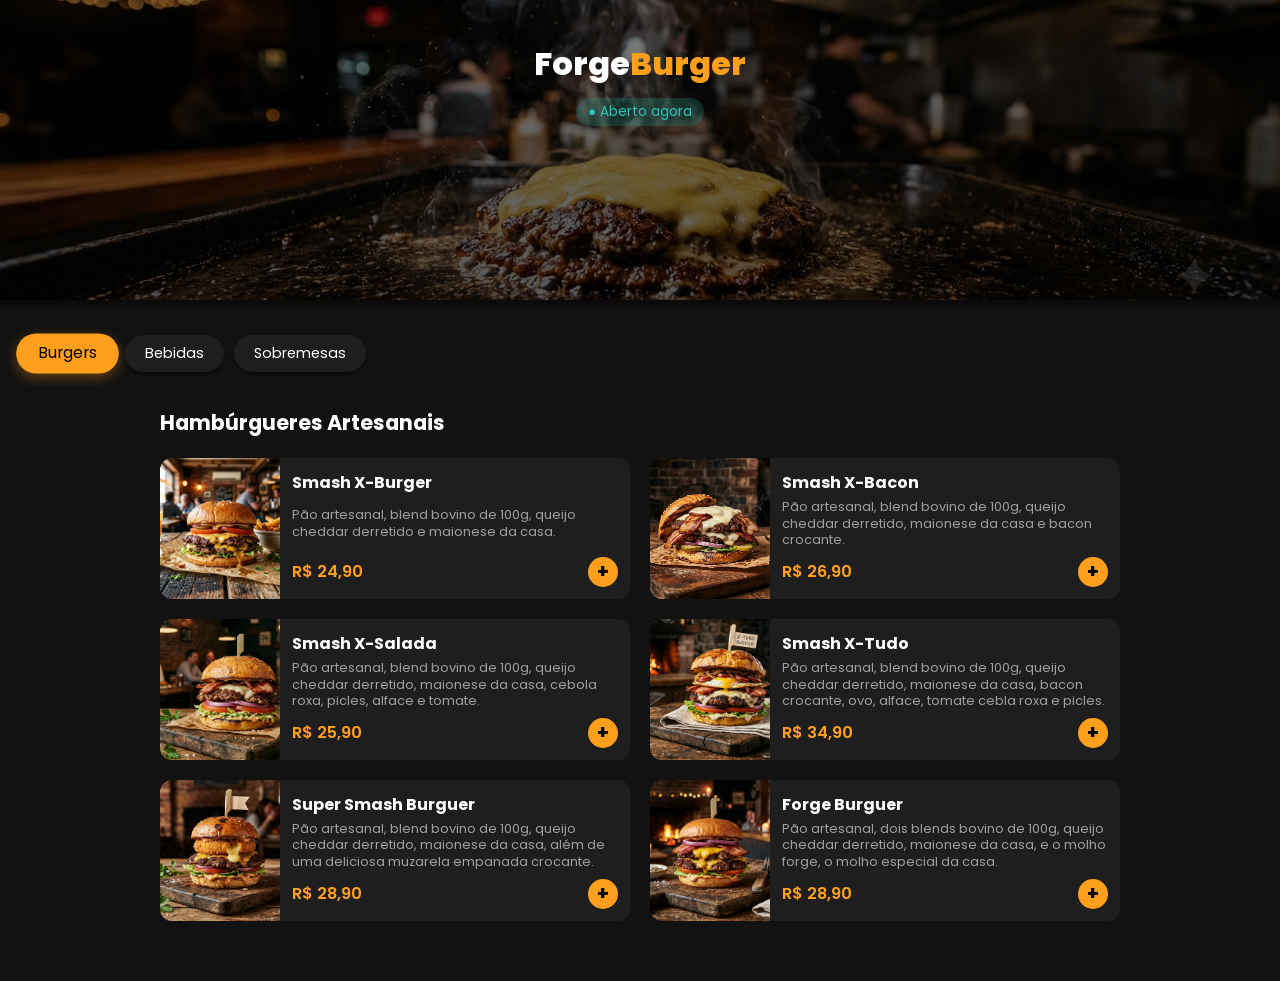
<file: index.html>
<!DOCTYPE html>
<html lang="pt-BR">
<head>
    <meta charset="UTF-8">
    <meta name="viewport" content="width=device-width, initial-scale=1.0">
    <title>Burger Artesanal - Cardápio Digital</title>
    <link rel="stylesheet" href="cardapio.css">
    <link rel="preconnect" href="https://fonts.googleapis.com">
    <link rel="preconnect" href="https://fonts.gstatic.com" crossorigin>
    <link href="https://fonts.googleapis.com/css2?family=Poppins:wght@400;600;800&display=swap" rel="stylesheet">
</head>
<body>
    <header class="header">
        <div class="header-content">
            <h1 class="logo">Forge<span class="highlight">Burger</span></h1>
            <p class="status aberto">● Aberto agora</p>
        </div>
        
    </header>
        <div class="botaocanc">
            <div id="cancel-order-btn" class="botaocanc hidden" style="display: none;">
                <button type="button" onclick="dispararCancelamento()" style="background-color: #121212; color: white; font-weight: bold; padding: 8px 16px; border: none; border-radius: 6px; cursor: pointer; font-size: 13px;">
                    ❌ Cancelar Meu Pedido
                </button>
            </div>
        </div>
    <div id="view-menu">
        <nav class="categories">
            <a href="#burgers" class="category-btn active">Burgers</a>
            <a href="#bebidas" class="category-btn">Bebidas</a>
            <a href="#sobremesas" class="category-btn">Sobremesas</a>
        </nav>

        <main class="menu-container">

            <section id="burgers" class="menu-section">
                <h2 class="opcoes">Hambúrgueres Artesanais</h2>
                <div class="menu-grid">
                    <article class="product-card">
                        <img src="Imagens/smashburger.webp" alt="Burger Smash" class="product-img">
                        <div class="product-info">
                            <h3>Smash X-Burger</h3>
                            <p class="product-desc">Pão artesanal, blend bovino de 100g, queijo cheddar derretido e maionese da casa.</p>
                            <div class="product-price-action">
                                <span class="price">R$ 24,90</span>
                                <button class="add-to-cart-btn" data-name="Smash X-Burger" data-price="24.90">+</button>
                            </div>
                        </div>
                    </article>
                    <article class="product-card">
                        <img src="Imagens/xbacon.webp" alt="Burger Smash" class="product-img">
                        <div class="product-info">
                            <h3>Smash X-Bacon</h3>
                            <p class="product-desc">Pão artesanal, blend bovino de 100g, queijo cheddar derretido, maionese da casa e bacon crocante.</p>
                            <div class="product-price-action">
                                <span class="price">R$ 26,90</span>
                                <button class="add-to-cart-btn" data-name="Smash X-Bacon" data-price="26.90">+</button>
                            </div>
                        </div>
                    </article>
                    <article class="product-card">
                        <img src="Imagens/xsalada.webp" alt="Burger Smash" class="product-img">
                        <div class="product-info">
                            <h3>Smash X-Salada</h3>
                            <p class="product-desc">Pão artesanal, blend bovino de 100g, queijo cheddar derretido, maionese da casa, cebola roxa, picles, alface e tomate.</p>
                            <div class="product-price-action">
                                <span class="price">R$ 25,90</span>
                                <button class="add-to-cart-btn" data-name="Smash X-Salada" data-price="25.90">+</button>
                            </div>
                        </div>
                    </article>
                    <article class="product-card">
                        <img src="Imagens/xtudo.webp" alt="Burger Smash" class="product-img">
                        <div class="product-info">
                            <h3>Smash X-Tudo</h3>
                            <p class="product-desc">Pão artesanal, blend bovino de 100g, queijo cheddar derretido, maionese da casa, bacon crocante, ovo, alface, tomate cebla roxa e picles.</p>
                            <div class="product-price-action">
                                <span class="price">R$ 34,90</span>
                                <button class="add-to-cart-btn" data-name="Smash X-Tudo" data-price="34.90">+</button>
                            </div>
                        </div>
                    </article>
                    <article class="product-card">
                        <img src="Imagens/queijoempanado.webp" alt="Burger Smash" class="product-img">
                        <div class="product-info">
                            <h3>Super Smash Burguer</h3>
                            <p class="product-desc">Pão artesanal, blend bovino de 100g, queijo cheddar derretido, maionese da casa, além de uma deliciosa muzarela empanada crocante.</p>
                            <div class="product-price-action">
                                <span class="price">R$ 28,90</span>
                                <button class="add-to-cart-btn" data-name="Super Smash Burguer" data-price="28.90">+</button>
                            </div>
                        </div>
                    </article>
                    <article class="product-card">
                        <img src="Imagens/forgeburguer.webp" alt="Burger Smash" class="product-img">
                        <div class="product-info">
                            <h3>Forge Burguer</h3>
                            <p class="product-desc">Pão artesanal, dois blends bovino de 100g, queijo cheddar derretido, maionese da casa, e o molho forge, o molho especial da casa.</p>
                            <div class="product-price-action">
                                <span class="price">R$ 28,90</span>
                                <button class="add-to-cart-btn" data-name="Forge Burguer" data-price="27.90">+</button>
                            </div>
                        </div>
                    </article>
                </div>
            </section>

            <section id="bebidas" class="menu-section hidden">
                <h2 class="opcoes">Bebidas Geladas</h2>
                <div class="menu-grid">
                    <article class="product-card">
                        <img src="Imagens/Cocacola.webp" alt="Coca-cola Lata" class="product-img">
                        <div class="product-info">
                            <h3>Coca-Cola Lata</h3>
                            <p class="product-desc">Lata de 350ml trincando de gelada para acompanhar o seu burger.</p>
                            <div class="product-price-action">
                                <span class="price">R$ 6,00</span>
                                <button class="add-to-cart-btn" data-name="Coca-Cola Lata" data-price="6.00">+</button>
                            </div>
                        </div>
                    </article>
                    <article class="product-card">
                        <img src="Imagens/Cocazero.webp" alt="Coca-cola Zero Lata" class="product-img">
                        <div class="product-info">
                            <h3>Coca-Cola Zero Lata</h3>
                            <p class="product-desc">Lata de 350ml trincando de gelada zero açúcar para acompanhar o seu burger.</p>
                            <div class="product-price-action">
                                <span class="price">R$ 6,00</span>
                                <button class="add-to-cart-btn" data-name="Coca-Cola Zero Lata" data-price="6.00">+</button>
                            </div>
                        </div>
                    </article>
                    <article class="product-card">
                        <img src="Imagens/sprite.webp" alt="Sprite Lata" class="product-img">
                        <div class="product-info">
                            <h3>Sprite Lata</h3>
                            <p class="product-desc">Lata de 350ml trincando de gelada para acompanhar o seu burger.</p>
                            <div class="product-price-action">
                                <span class="price">R$ 6,00</span>
                                <button class="add-to-cart-btn" data-name="Sprite Lata" data-price="6.00">+</button>
                            </div>
                        </div>
                    </article>
                    <article class="product-card">
                        <img src="Imagens/guarana.webp" alt="Guaraná Lata" class="product-img">
                        <div class="product-info">
                            <h3>Guaraná Lata</h3>
                            <p class="product-desc">Lata de 350ml trincando de gelada para acompanhar o seu burger.</p>
                            <div class="product-price-action">
                                <span class="price">R$ 6,00</span>
                                <button class="add-to-cart-btn" data-name="Guaraná Lata" data-price="6.00">+</button>
                            </div>
                        </div>
                    </article>
                    <article class="product-card">
                        <img src="Imagens/sucodelaranja.webp" alt="Suco de Laranja" class="product-img">
                        <div class="product-info">
                            <h3>Suco de Laranja</h3>
                            <p class="product-desc">Suco natural, fresco e saboroso.</p>
                            <div class="product-price-action">
                                <span class="price">R$ 12,00</span>
                                <button class="add-to-cart-btn" data-name="Suco de Laranja" data-price="12.00">+</button>
                            </div>
                        </div>
                    </article>
                    <article class="product-card">
                        <img src="Imagens/sucodeuva.webp" alt="Suco de Uva" class="product-img">
                        <div class="product-info">
                            <h3>Suco de Uva</h3>
                            <p class="product-desc">Suco natural, fresco e saboroso.</p>
                            <div class="product-price-action">
                                <span class="price">R$ 12,00</span>
                                <button class="add-to-cart-btn" data-name="Suco de Uva" data-price="12.00">+</button>
                            </div>
                        </div>
                    </article>
                </div>
            </section>

            <section id="sobremesas" class="menu-section hidden">
                <h2 class="opcoes">Sobremesas Deliciosas</h2>
                <div class="menu-grid">
                    <article class="product-card">
                        <img src="Imagens/pudim.webp" alt="Pudim" class="product-img">
                        <div class="product-info">
                            <h3>Pudim</h3>
                            <p class="product-desc">Pudim de leite condensado, cremoso e delicioso.</p>
                            <div class="product-price-action">
                                <span class="price">R$ 8,00</span>
                                <button class="add-to-cart-btn" data-name="Pudim" data-price="8.00">+</button>
                            </div>
                        </div>
                    </article>
                    <article class="product-card">
                        <img src="Imagens/sorvete.jpg" alt="Sorvete" class="product-img">
                        <div class="product-info">
                            <h3>Sorvete</h3>
                            <p class="product-desc">Sorvete de baunilha, cremoso e delicioso.</p>
                            <div class="product-price-action">
                                <span class="price">R$ 6,00</span>
                                <button class="add-to-cart-btn" data-name="Sorvete" data-price="6.00">+</button>
                            </div>
                        </div>
                    </article>
                </div>
            </section>

        </main>

        <div id="cart-footer" class="cart-footer hidden">
            <div class="cart-info">
                <span id="cart-count">0 itens</span>
                <span id="cart-total" class="cart-total-price">R$ 0,00</span>
            </div>
            <button id="checkout-btn">Ver Sacola</button>
        </div>
    </div>

    <div id="view-cart" class="cart-page-container hidden">
        <div class="cart-page-header">
            <button id="back-to-menu-btn" class="back-btn">← Voltar ao Cardápio</button>
            <h2>Sua Sacola</h2>
        </div>

        <div id="cart-items-list" class="cart-items-list"></div>

        <div class="cart-field">
            <label for="client-name"><strong>Seu Nome:</strong></label>
            <input type="text" id="client-name" placeholder="Digite seu nome completo" required>
        </div>


        <div class="obs-container">
            <label for="cart-obs">Observações do Pedido:</label>
            <textarea id="cart-obs" placeholder="Ex: Sem maionese, ponto da carne, trocar o queijo..."></textarea>
        </div>

        <div class="cart-page-footer">
            <div class="total-container">
                <span>Total do Pedido:</span>
                <span id="cart-page-total-price">R$ 0,00</span>
            </div>
            <button id="send-kitchen-btn" class="kitchen-btn">Enviar Pedido para a Cozinha 🔥</button>
        </div>
    </div>
    <script src="cardapio.js"></script>
</body>
</html>
</file>
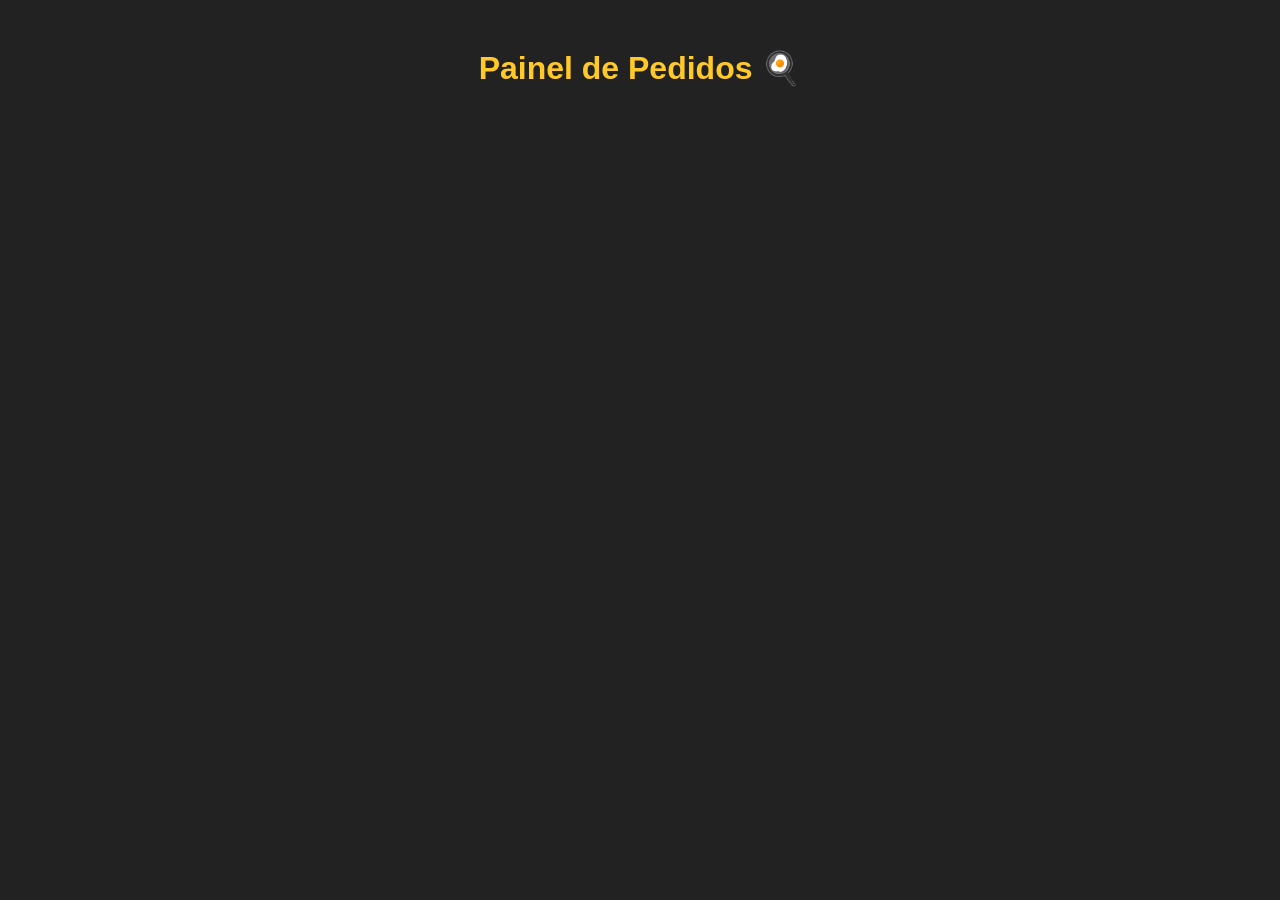
<file: cozinha.html>
<!DOCTYPE html>
<html lang="pt-BR">
<head>
    <meta charset="UTF-8">
    <title>Painel da Cozinha - ForgeBurger</title>
    <style>
        body { font-family: Arial, sans-serif; background: #222; color: #fff; padding: 20px; }
        h1 { text-align: center; color: #ffca28; }
        .container { display: flex; flex-wrap: wrap; gap: 20px; justify-content: center; }
        
        .pedidos-grid { display: flex; flex-wrap: wrap; gap: 20px; justify-content: center; }
        .pedido-card { background: #333; border: 2px solid #ffca28; border-radius: 8px; padding: 15px; width: 300px; display: flex; flex-direction: column; justify-content: space-between; }
        
        .pedido-header { display: flex; justify-content: space-between; align-items: center; border-bottom: 1px solid #555; padding-bottom: 5px; margin-bottom: 10px; }
        .pedido-header h3 { margin: 0; color: #ffca28; }
        .status-badge { background: #ffca28; color: #222; padding: 2px 6px; border-radius: 4px; font-weight: bold; font-size: 12px; }
        
        .pedido-obs { font-style: italic; color: #aaa; background: #444; padding: 5px; border-radius: 4px; margin-top: 10px; }
        .btn-entregue { background: #28a745; color: #fff; border: none; padding: 10px 15px; border-radius: 5px; cursor: pointer; margin-top: 15px; font-weight: bold; width: 100%; transition: background 0.2s; }
        .btn-entregue:hover { background: #218838; }
    </style>
</head>
<body>

    <h1>Painel de Pedidos 🍳</h1>
    <div id="pedidos-container" class="pedidos-grid"></div>

    <script>
        async function carregarPedidos() {
            try {
                const response = await fetch('https://forgeburguer-2.onrender.com/pedidos');
                
                if (!response.ok) {
                    throw new Error(`Erro do servidor: ${response.status}`);
                }

                const pedidos = await response.json();
                console.log("Pedidos recebidos na cozinha:", pedidos);

                const container = document.getElementById('pedidos-container');
                if (!container) return;
                
                container.innerHTML = ""; 

                if (pedidos.length === 0) {
                    container.innerHTML = "<p style='text-align:center; color:#a0a0a0; font-size: 16px; margin-top: 20px;'>Nenhum pedido na chapa no momento. 😴</p>";
                    return;
                }

                pedidos.forEach(pedido => {
                    const card = document.createElement('div');
                    card.classList.add('pedido-card'); 
                    
                    const nome = pedido.nome_cliente || "Cliente Sem Nome";
                    const obs = pedido.observacao ? `<p class="pedido-obs"><strong>Obs:</strong> ${pedido.observacao}</p>` : "<p class=\"pedido-obs\"><em>Sem observações</em></p>";
                    
                    let itensHtml = "";
                    if (pedido.itens && Array.isArray(pedido.itens)) {
                        pedido.itens.forEach(item => {
                            const qtd = item.quantity || item.quantidade || 1;
                            const nomeItem = item.name || item.produto || "Item";
                            itensHtml += `<li><strong>${qtd}x</strong> ${nomeItem}</li>`;
                        });
                    }

                    // 🌟 AJUSTE: Passando o 'event' explicitamente no clique do botão
                    card.innerHTML = `
                        <div>
                            <div class="pedido-header">
                                <h3>Pedido #${pedido.id || 'N/A'}</h3>
                                <span class="status-badge">${pedido.status || 'Pendente'}</span>
                            </div>
                            <p class="cliente-nome"><strong>Cliente:</strong> ${nome}</p>
                            <ul class="pedido-itens-list">${itensHtml}</ul>
                            ${obs}
                        </div>
                        <button class="btn-entregue" onclick="mudar_status(event, ${pedido.id})">
                            ✅ Marcar como Entregue
                        </button>
                    `;
                    
                    container.appendChild(card);
                });

            } catch (error) {
                console.error("Erro ao renderizar cards na tela:", error);
            }
        }

        // 🌟 AJUSTE: Agora a função recebe o evento e manipula o botão perfeitamente
        async function mudar_status(evt, pedidoId) {
            if (!pedidoId) return;

            try {
                const response = await fetch(`https://forgeburguer-2.onrender.com/atualizar-status/${pedidoId}`, {
                    method: 'POST'
                });

                if (response.ok) {
                    // Modifica o botão clicado usando o evento recebido por parâmetro
                    const botaoClicado = evt.target;
                    if (botaoClicado && botaoClicado.tagName === 'BUTTON') {
                        botaoClicado.innerText = "Saindo da chapa... 🚀";
                        botaoClicado.disabled = true; 
                        botaoClicado.style.background = "#555"; 
                    }

                    // Aguarda 1 segundo antes de atualizar a lista de cards
                    setTimeout(() => {
                        carregarPedidos();
                    }, 1000);
                    
                } else {
                    alert("Erro ao atualizar o status do pedido no servidor.");
                }
            } catch (error) {
                console.error("Erro na requisição:", error);
                alert("Não foi possível conectar ao servidor.");
            }
        }

        // Atualiza a cada 5 segundos automaticamente
        setInterval(carregarPedidos, 5000);
        // Roda imediatamente ao abrir a página
        window.addEventListener('DOMContentLoaded', carregarPedidos);
    </script> 
</body>
</html>
</file>
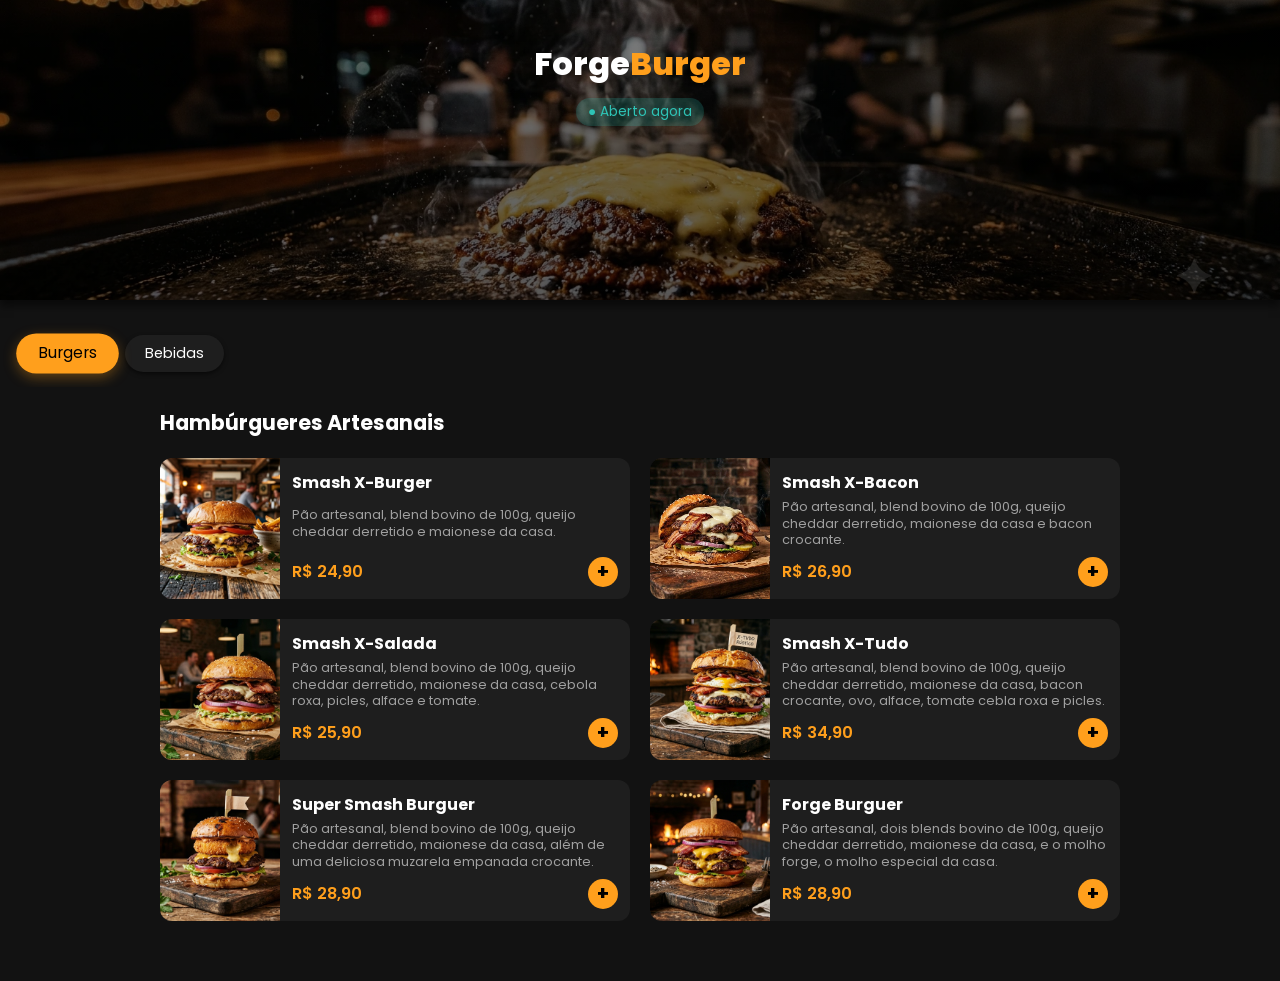
<file: principal.html>
<!DOCTYPE html>
<html lang="pt-BR">
<head>
    <meta charset="UTF-8">
    <meta name="viewport" content="width=device-width, initial-scale=1.0">
    <title>Burger Artesanal - Cardápio Digital</title>
    <link rel="stylesheet" href="cardapio.css">
    <link rel="preconnect" href="https://fonts.googleapis.com">
    <link rel="preconnect" href="https://fonts.gstatic.com" crossorigin>
    <link href="https://fonts.googleapis.com/css2?family=Poppins:wght@400;600;800&display=swap" rel="stylesheet">
</head>
<body>
    <header class="header">
        <div class="header-content">
            <h1 class="logo">Forge<span class="highlight">Burger</span></h1>
            <p class="status aberto">● Aberto agora</p>
        </div>
        
    </header>
        <div class="botaocanc">
            <div id="cancel-order-btn" class="botaocanc hidden" style="display: none;">
                <button type="button" onclick="dispararCancelamento()" style="background-color: #121212; color: white; font-weight: bold; padding: 8px 16px; border: none; border-radius: 6px; cursor: pointer; font-size: 13px;">
                    ❌ Cancelar Meu Pedido
                </button>
            </div>
        </div>
    <div id="view-menu">
        <nav class="categories">
            <a href="#burgers" class="category-btn active">Burgers</a>
            <a href="#bebidas" class="category-btn">Bebidas</a>
        </nav>

        <main class="menu-container">
            <section id="burgers" class="menu-section">
                <h2 class="opcoes">Hambúrgueres Artesanais</h2>
                <div class="menu-grid">
                    <article class="product-card">
                        <img src="Imagens/smashburger.webp" alt="Burger Smash" class="product-img">
                        <div class="product-info">
                            <h3>Smash X-Burger</h3>
                            <p class="product-desc">Pão artesanal, blend bovino de 100g, queijo cheddar derretido e maionese da casa.</p>
                            <div class="product-price-action">
                                <span class="price">R$ 24,90</span>
                                <button class="add-to-cart-btn" data-name="Smash X-Burger" data-price="24.90">+</button>
                            </div>
                        </div>
                    </article>
                    <article class="product-card">
                        <img src="Imagens/xbacon.webp" alt="Burger Smash" class="product-img">
                        <div class="product-info">
                            <h3>Smash X-Bacon</h3>
                            <p class="product-desc">Pão artesanal, blend bovino de 100g, queijo cheddar derretido, maionese da casa e bacon crocante.</p>
                            <div class="product-price-action">
                                <span class="price">R$ 26,90</span>
                                <button class="add-to-cart-btn" data-name="Smash X-Bacon" data-price="26.90">+</button>
                            </div>
                        </div>
                    </article>
                    <article class="product-card">
                        <img src="Imagens/xsalada.webp" alt="Burger Smash" class="product-img">
                        <div class="product-info">
                            <h3>Smash X-Salada</h3>
                            <p class="product-desc">Pão artesanal, blend bovino de 100g, queijo cheddar derretido, maionese da casa, cebola roxa, picles, alface e tomate.</p>
                            <div class="product-price-action">
                                <span class="price">R$ 25,90</span>
                                <button class="add-to-cart-btn" data-name="Smash X-Salada" data-price="25.90">+</button>
                            </div>
                        </div>
                    </article>
                    <article class="product-card">
                        <img src="Imagens/xtudo.webp" alt="Burger Smash" class="product-img">
                        <div class="product-info">
                            <h3>Smash X-Tudo</h3>
                            <p class="product-desc">Pão artesanal, blend bovino de 100g, queijo cheddar derretido, maionese da casa, bacon crocante, ovo, alface, tomate cebla roxa e picles.</p>
                            <div class="product-price-action">
                                <span class="price">R$ 34,90</span>
                                <button class="add-to-cart-btn" data-name="Smash X-Tudo" data-price="34.90">+</button>
                            </div>
                        </div>
                    </article>
                    <article class="product-card">
                        <img src="Imagens/queijoempanado.webp" alt="Burger Smash" class="product-img">
                        <div class="product-info">
                            <h3>Super Smash Burguer</h3>
                            <p class="product-desc">Pão artesanal, blend bovino de 100g, queijo cheddar derretido, maionese da casa, além de uma deliciosa muzarela empanada crocante.</p>
                            <div class="product-price-action">
                                <span class="price">R$ 28,90</span>
                                <button class="add-to-cart-btn" data-name="Super Smash Burguer" data-price="28.90">+</button>
                            </div>
                        </div>
                    </article>
                    <article class="product-card">
                        <img src="Imagens/forgeburguer.webp" alt="Burger Smash" class="product-img">
                        <div class="product-info">
                            <h3>Forge Burguer</h3>
                            <p class="product-desc">Pão artesanal, dois blends bovino de 100g, queijo cheddar derretido, maionese da casa, e o molho forge, o molho especial da casa.</p>
                            <div class="product-price-action">
                                <span class="price">R$ 28,90</span>
                                <button class="add-to-cart-btn" data-name="Forge Burguer" data-price="27.90">+</button>
                            </div>
                        </div>
                    </article>
                </div>
            </section>

            <section id="bebidas" class="menu-section hidden">
                <h2 class="opcoes">Bebidas Geladas</h2>
                <div class="menu-grid">
                    <article class="product-card">
                        <img src="Imagens/Cocacola.webp" alt="Coca-cola Lata" class="product-img">
                        <div class="product-info">
                            <h3>Coca-Cola Lata</h3>
                            <p class="product-desc">Lata de 350ml trincando de gelada para acompanhar o seu burger.</p>
                            <div class="product-price-action">
                                <span class="price">R$ 6,00</span>
                                <button class="add-to-cart-btn" data-name="Coca-Cola Lata" data-price="6.00">+</button>
                            </div>
                        </div>
                    </article>
                    <article class="product-card">
                        <img src="Imagens/Cocazero.webp" alt="Coca-cola Zero Lata" class="product-img">
                        <div class="product-info">
                            <h3>Coca-Cola Zero Lata</h3>
                            <p class="product-desc">Lata de 350ml trincando de gelada zero açúcar para acompanhar o seu burger.</p>
                            <div class="product-price-action">
                                <span class="price">R$ 6,00</span>
                                <button class="add-to-cart-btn" data-name="Coca-Cola Zero Lata" data-price="6.00">+</button>
                            </div>
                        </div>
                    </article>
                    <article class="product-card">
                        <img src="Imagens/sprite.webp" alt="Sprite Lata" class="product-img">
                        <div class="product-info">
                            <h3>Sprite Lata</h3>
                            <p class="product-desc">Lata de 350ml trincando de gelada para acompanhar o seu burger.</p>
                            <div class="product-price-action">
                                <span class="price">R$ 6,00</span>
                                <button class="add-to-cart-btn" data-name="Sprite Lata" data-price="6.00">+</button>
                            </div>
                        </div>
                    </article>
                </div>
            </section>
        </main>

        <div id="cart-footer" class="cart-footer hidden">
            <div class="cart-info">
                <span id="cart-count">0 itens</span>
                <span id="cart-total" class="cart-total-price">R$ 0,00</span>
            </div>
            <button id="checkout-btn">Ver Sacola</button>
        </div>
    </div>

    <div id="view-cart" class="cart-page-container hidden">
        <div class="cart-page-header">
            <button id="back-to-menu-btn" class="back-btn">← Voltar ao Cardápio</button>
            <h2>Sua Sacola</h2>
        </div>

        <div id="cart-items-list" class="cart-items-list"></div>

        <div class="cart-field">
            <label for="client-name"><strong>Seu Nome:</strong></label>
            <input type="text" id="client-name" placeholder="Digite seu nome completo" required>
        </div>


        <div class="obs-container">
            <label for="cart-obs">Observações do Pedido:</label>
            <textarea id="cart-obs" placeholder="Ex: Sem maionese, ponto da carne, trocar o queijo..."></textarea>
        </div>

        <div class="cart-page-footer">
            <div class="total-container">
                <span>Total do Pedido:</span>
                <span id="cart-page-total-price">R$ 0,00</span>
            </div>
            <button id="send-kitchen-btn" class="kitchen-btn">Enviar Pedido para a Cozinha 🔥</button>
        </div>
    </div>
    <script src="cardapio.js"></script>
</body>
</html>
</file>
<file: cardapio.css>
/* ==========================================================================
   RESET E CONFIGURAÇÕES GERAIS
   ========================================================================== */
* {
    margin: 0;
    padding: 0;
    box-sizing: border-box;
    font-family: 'Poppins', sans-serif;
}

:root {
    --bg-color: #121212; 
    --card-bg: #1e1e1e;
    --primary-color: #ff9f1c; 
    --text-color: #ffffff;
    --text-muted: #a0a0a0;
    --success: #2ec4b6;
    --secundary-color: #e71d36; 
    --third-color: #b17e37; 
}

body {
    background-color: var(--bg-color);
    color: var(--text-color);
    padding-bottom: 60px; 
}

/* ==========================================================================
   CABEÇALHO (HEADER)
   ========================================================================== */
.header {
    background: linear-gradient(rgba(0, 0, 0, 0.5), rgba(0, 0, 0, 0.651)), url('Imagens/cabecalho.webp') no-repeat center/cover;
    padding: 40px 20px;
    text-align: center;
    height: 300px;
    box-shadow: 0 6px 8px rgba(0, 0, 0, 0.514);
    margin-bottom: 20px;
}

.logo {
    font-size: 2rem;
    font-weight: 800;
}

.highlight {
    color: var(--primary-color);
}

.status {
    display: inline-block;
    font-size: 0.85rem;
    padding: 4px 12px;
    border-radius: 20px;
    margin-top: 10px;
}

.status.aberto {
    background-color: rgba(46, 196, 182, 0.2);
    color: var(--success);
}

/* ==========================================================================
   CATEGORIAS (FLEXBOX PARA SCROLL LATERAL NO CELULAR)
   ========================================================================== */
.categories {
    display: flex;
    gap: 10px;
    padding: 15px 20px;
    overflow-x: auto; 
    scrollbar-width: none;
}

.categories::-webkit-scrollbar {
    display: none;
}

.category-btn {
    background-color: var(--card-bg);
    color: var(--text-color);
    text-decoration: none;
    padding: 8px 20px;
    border-radius: 20px;
    font-size: 0.9rem;
    white-space: nowrap; 
    box-shadow: 0 2px 4px rgba(0, 0, 0, 0.541);
}

.category-btn.active {
    background-color: var(--primary-color);
    color: #000;
    

    transform: scale(1.08); 
    
    
    box-shadow: 0 4px 12px rgba(255, 160, 28, 0.336);
}

.category-btn:hover {
    background-color: var(--primary-color);
    color: #000;
    transition: transform 0.2s ease, background-color 0.2s ease;
    transform: scale(1.1); 
}

.menu-container {
    padding: 0 20px;
}

.menu-section h2 {
    font-size: 1.3rem;
    margin: 20px 0;
}

.menu-grid {
    display: flex;
    flex-direction: column; /* No celular, fica um embaixo do outro */
    gap: 15px;
}

.product-card {
    background-color: var(--card-bg);
    border-radius: 12px;
    display: flex;
    overflow: hidden;
}

.product-img {
    width: 120px;
    object-fit: cover;
}

.product-info {
    padding: 12px;
    display: flex;
    flex-direction: column;
    justify-content: space-between;
    flex: 1;
}

.product-info h3 {
    font-size: 1rem;
    margin-bottom: 4px;
}

.product-desc {
    font-size: 0.8rem;
    color: var(--text-muted);
    line-height: 1.3;
}

.product-price-action {
    display: flex;
    justify-content: space-between;
    align-items: center;
    margin-top: 8px;
}

.price {
    color: var(--primary-color);
    font-weight: 600;
}

.add-to-cart-btn {
    background-color: var(--primary-color);
    border: none;
    color: #000;
    width: 30px;
    height: 30px;
    border-radius: 50%;
    font-size: 1.2rem;
    font-weight: bold;
    cursor: pointer;
}

.add-to-cart-btn:active {
    transform: scale(0.85);
}

.add-to-cart-btn:hover {
    transition: transform 0.2s ease;
    transform: scale(1.1);
}
.opcoes {
    margin-bottom: 10px;
}

/* ==========================================================================
   RESPONSIVIDADE (MEDIA QUERIES PARA TELAS MAIORES)
   ========================================================================== */
@media (min-width: 768px) {
    /* No computador ou tablet deitado, os cards ficam em duas ou mais colunas */
    .menu-grid {
        display: grid;
        grid-template-columns: repeat(2, 1fr); /* 2 colunas iguais */
        gap: 20px;
    }
    
    .menu-container {
        max-width: 1000px; /* Centraliza o site e não deixa esticar infinito */
        margin: 0 auto;
    }
}

/* ==========================================================================
   CARRINHO FLUTUANTE (FOOTER)
   ========================================================================== */
.cart-footer {
    position: fixed;
    bottom: 0;
    left: 0;
    width: 100%;
    background-color: #1e1e1e;
    border-top: 2px solid var(--primary-color);
    padding: 15px 20px;
    display: flex;
    justify-content: space-between;
    align-items: center;
    box-shadow: 0 -5px 15px rgba(0,0,0,0.5);
    z-index: 999;
    animation: slideUp 0.4s ease-out forwards;
}

.cart-info {
    display: flex;
    flex-direction: column;
}

#cart-count {
    font-size: 0.85rem;
    color: var(--text-muted);
}

.cart-total-price {
    font-size: 1.2rem;
    font-weight: 800;
    color: var(--primary-color);
}

#checkout-btn {
    background-color: var(--primary-color);
    color: #000;
    border: none;
    padding: 10px 20px;
    border-radius: 20px;
    font-weight: 600;
    cursor: pointer;
    transition: transform 0.2s;
}

#checkout-btn:active {
    transform: scale(0.95);
}

/* ==========================================================================
   CLASSE UTILITÁRIA PARA ESCONDER ELEMENTOS (BLINDADA)
   ========================================================================== */

.hidden {
    display: none !important;
}

/* ==========================================================================
   ANIMAÇÃO DE ENTRADA DO CARRINHO
   ========================================================================== */
@keyframes slideUp {
    from {
        transform: translateY(100%);
        opacity: 0;
    }
    to {
        transform: translateY(0);
        opacity: 1;
    }
}

/* ==========================================================================
   PÁGINA DA SACOLA (VIEW-CART)
   ========================================================================== */
.cart-page-container {
    padding: 20px;
    max-width: 600px;
    margin: 0 auto;
}

.cart-page-header {
    margin-bottom: 30px;
}

.back-btn {
    background: none;
    border: none;
    color: var(--primary-color);
    font-weight: 600;
    cursor: pointer;
    font-size: 1rem;
    padding: 0;
    margin-bottom: 15px;
}

.cart-item-row {
    display: flex;
    justify-content: space-between;
    align-items: center;
    background-color: var(--card-bg);
    padding: 15px;
    border-radius: 8px;
    margin-bottom: 10px;
}

.item-details h4 {
    font-size: 1rem;
    margin-bottom: 4px;
}

.item-details span {
    font-size: 0.85rem;
    color: var(--text-muted);
}

.item-total-price {
    font-weight: 600;
    color: var(--primary-color);
}

.cart-page-footer {
    margin-top: 40px;
    border-top: 1px solid #333;
    padding-top: 20px;
}

.total-container {
    display: flex;
    justify-content: space-between;
    font-size: 1.2rem;
    font-weight: 800;
    margin-bottom: 20px;
}

.whatsapp-btn {
    width: 100%;
    background-color: var(--success);
    color: #fff;
    border: none;
    padding: 15px;
    border-radius: 8px;
    font-size: 1.1rem;
    font-weight: 600;
    cursor: pointer;
    box-shadow: 0 4px 12px rgba(46, 196, 182, 0.3);
}

/* ==========================================================================
   BOTÕES DE QUANTIDADE DENTRO DA SACOLA
   ========================================================================== */
.remove-one-btn {
    background-color: #333;
    border: 1px solid #444;
    color: var(--text-color);
    width: 28px;
    height: 28px;
    border-radius: 50%;
    font-size: 1.1rem;
    font-weight: bold;
    cursor: pointer;
    display: flex;
    align-items: center;
    justify-content: center;
    transition: transform 0.2s ease;
}

.remove-one-btn:active {
    transform: scale(0.85);
}

.add-more-btn {
    background-color: var(--primary-color);
    border: none;
    color: #000;
    width: 28px;
    height: 28px;
    border-radius: 50%;
    font-size: 1.1rem;
    font-weight: bold;
    cursor: pointer;
    display: flex;
    align-items: center;
    justify-content: center;
    transition: transform 0.2s ease;
}

.add-more-btn:active {
    transform: scale(0.85);
}

/* ==========================================================================
   ANIMAÇÃO DE SCROLL (SURGIR LENTAMENTE)
   ========================================================================== */
.product-card {
    opacity: 0;
    transform: translateY(30px);
    transition: opacity 0.6s ease-out, transform 0.6s ease-out;
}

.product-card.show {
    opacity: 1;
    transform: translateY(0);
}

/* ==========================================================================
   ANIMAÇÃO DE ENTRADA DA SACOLA (VIEW-CART)
   ========================================================================== */
.cart-page-container.animate-entrance {
    animation: fadeSlideUp 0.5s cubic-bezier(0.25, 1, 0.5, 1) forwards;
}

@keyframes fadeSlideUp {
    from {
        opacity: 0;
        transform: translateY(40px);
    }
    to {
        opacity: 1;
        transform: translateY(0);
    }
}

/* ==========================================================================
   CAMPO DE OBSERVAÇÃO, NOME E BOTÃO DA COZINHA
   ========================================================================== */
.obs-container {
    margin-top: 25px;
    display: flex;
    flex-direction: column;
    gap: 8px;
}

.obs-container label {
    font-weight: 600;
    font-size: 0.9rem;
    color: var(--text-color);
}

.obs-container textarea {
    width: 100%;
    height: 70px;
    background-color: #2a2a2a;
    border: 1px solid #444;
    color: #fff;
    border-radius: 8px;
    padding: 12px;
    font-family: 'Poppins', sans-serif;
    resize: none;
    outline: none;
    transition: border-color 0.2s;
}

.obs-container textarea:focus {
    border-color: var(--primary-color);
}

.cart-field {
    margin-top: 25px;
    display: flex;
    flex-direction: column;
    gap: 8px;
}

.cart-field label {
    font-weight: 600;
    font-size: 0.9rem;
    color: var(--text-color);
}

.cart-field input{
    width: 100%;
    height: 70px;
    background-color: #2a2a2a;
    border: 1px solid #444;
    color: #fff;
    border-radius: 8px;
    padding: 12px;
    font-family: 'Poppins', sans-serif;
    outline: none;
    transition: border-color 0.2s;
}

.cart-field input:focus {
    border-color: var(--primary-color);
}

.kitchen-btn {
    width: 100%;
    background-color: var(--primary-color);
    color: #000;
    border: none;
    padding: 15px;
    border-radius: 8px;
    font-size: 1.1rem;
    font-weight: 600;
    cursor: pointer;
    box-shadow: 0 4px 12px rgba(255, 159, 28, 0.3);
    transition: transform 0.2s;
}

.kitchen-btn:active {
    transform: scale(0.98);
}

/* ==========================================================================
   📱 DESIGN RESPONSIVO DO BOTÃO DE CANCELAMENTO (MÓDULO BLINDADO)
   ========================================================================== */
.botaocanc {
    display: flex;
    justify-content: center;
    width: 100%;
    margin-top: 10px;
}

#cancel-order-btn {
    background-color: #121212;
    color: white;
    font-weight: bold;
    border: none;
    border-radius: 6px;
    cursor: pointer;
    font-size: 13px;
    transition: background-color 0.2s ease;
    width: auto;
}

#cancel-order-btn.hidden {
    display: none !important;
}

#cancel-order-btn:hover {
    transform: scale(1.1);
    transition: transform 0.2s ease, background-color 0.2s ease;
}

@media (max-width: 768px) {
    .header {
        display: flex;
        flex-direction: column; 
        align-items: center;
        text-align: center;
        gap: 8px;
    }

    .botaocanc {
        display: flex;
        justify-content: center;
        width: 100%;
    }

    #cancel-order-btn {
        width: auto;
        padding: 10px 20px;
        font-size: 14px;
    }
}
</file>
